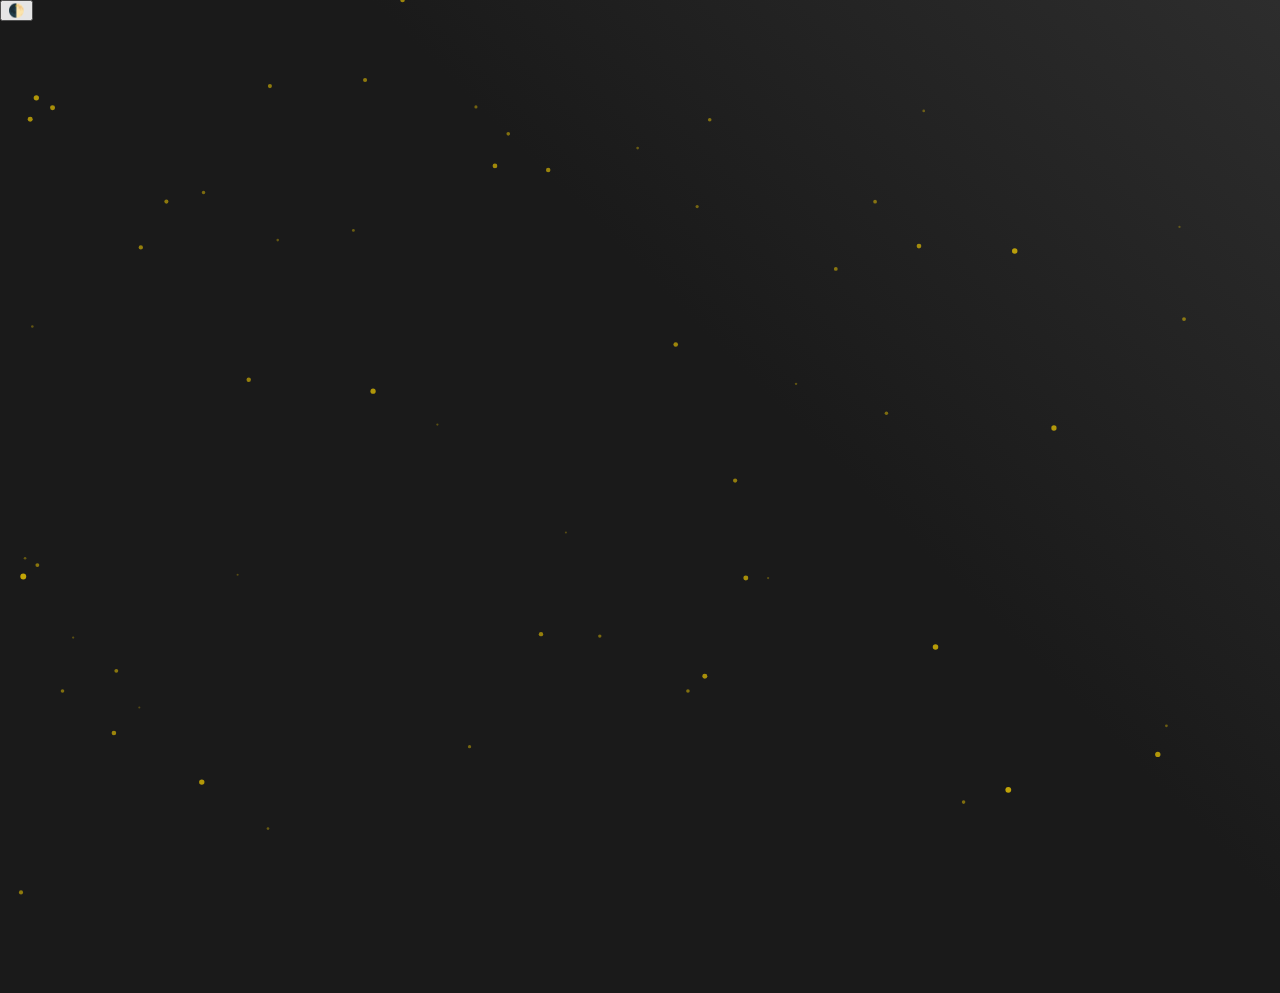
<file: potato/index.html>
<!DOCTYPE html>
<html lang="zh-CN" data-theme="dark">
<head>
    <meta charset="UTF-8">
    <meta name="viewport" content="width=device-width, initial-scale=1.0">
    <title>🎖土豆老师丨三角洲行动王牌代肝服务</title>
    <link rel="stylesheet" href="https://cdnjs.cloudflare.com/ajax/libs/font-awesome/6.5.0/css/all.min.css">
    <link rel="stylesheet" href="style.css">
</head>
<body>
    <div class="loader" id="loader">
        <div class="loader-spinner"></div>
    </div>

    <canvas class="particles-canvas" id="particles"></canvas>

    <button class="theme-toggle" id="themeToggle">🌓</button>

    <main class="main-container">
        <div class="avatar-module">
            <div class="avatar-image"></div>
        </div>

        <h1 class="hero-title">
            三角洲行动王牌代肝指挥官<br>
            🥔土豆老师🥔
        </h1>

        <div class="time-wrapper">
            <div class="time-grid" id="countdownBox">
                <div class="time-card">
                    <div class="time-number" id="days">00</div>
                    <span>天</span>
                </div>
                <div class="time-card">
                    <div class="time-number" id="hours">00</div>
                    <span>时</span>
                </div>
                <div class="time-card">
                    <div class="time-number" id="minutes">00</div>
                    <span>分</span>
                </div>
                <div class="time-card">
                    <div class="time-number" id="seconds">00</div>
                    <span>秒</span>
                </div>
            </div>

            <div class="time-grid" id="durationBox" style="display:none">
                <div class="time-card">
                    <div class="time-number" id="liveDays">0</div>
                    <span>天</span>
                </div>
                <div class="time-card">
                    <div class="time-number" id="liveHours">00</div>
                    <span>时</span>
                </div>
                <div class="time-card">
                    <div class="time-number" id="liveMinutes">00</div>
                    <span>分</span>
                </div>
                <div class="time-card">
                    <div class="time-number" id="liveSeconds">00</div>
                    <span>秒</span>
                </div>
            </div>
        </div>

        <div class="contact-card">
            <h2>🚀 绝密护航行动指南</h2>
            <p>首播时间：2025年2月28日 22:34</p>
            <p>📱 联系方式：
                <button class="icon-btn wechat-btn" id="copyWechat">
                    <i class="fab fa-weixin"></i>
                    点击复制微信
                </button>
            </p>
            <p>🎬 抖音直播间：
                <a href="https://v.douyin.com/i5HW2K1K/" target="_blank" class="icon-btn tiktok-btn">
                    <i class="fab fa-tiktok"></i>
                    进入绝密作战室
                </a>
            </p>
            <p>🔴 直播时段：每日20:00-次日02:00 超长待机护航</p>
            <p class="notice">⚠️ 温馨提示：提前预约代肝服务，享受VIP护航通道！</p>
        </div>

        <div class="friend-links">
            <div class="links-header">
                🔗 友情链接
            </div>
            <ul>
                <li><a href="https://tiantiane0616.github.io/"><i class="fas fa-shield-alt"></i> 网站构建者个人网站</a></li>
                <li><a href="#"><i class="fas fa-trophy"></i> 暂无</a></li>
                <li><a href="#"><i class="fas fa-toolbox"></i> 暂无</a></li>
            </ul>
        </div>

        <div class="copyright">
            <i class="far fa-copyright"></i>
            2025 Tiantiane Copyright
            <br>
            本页面由@天天饿Tiantiane构建
        </div>
    </main>

    <script src="script.js"></script>
</body>
</html>
</file>
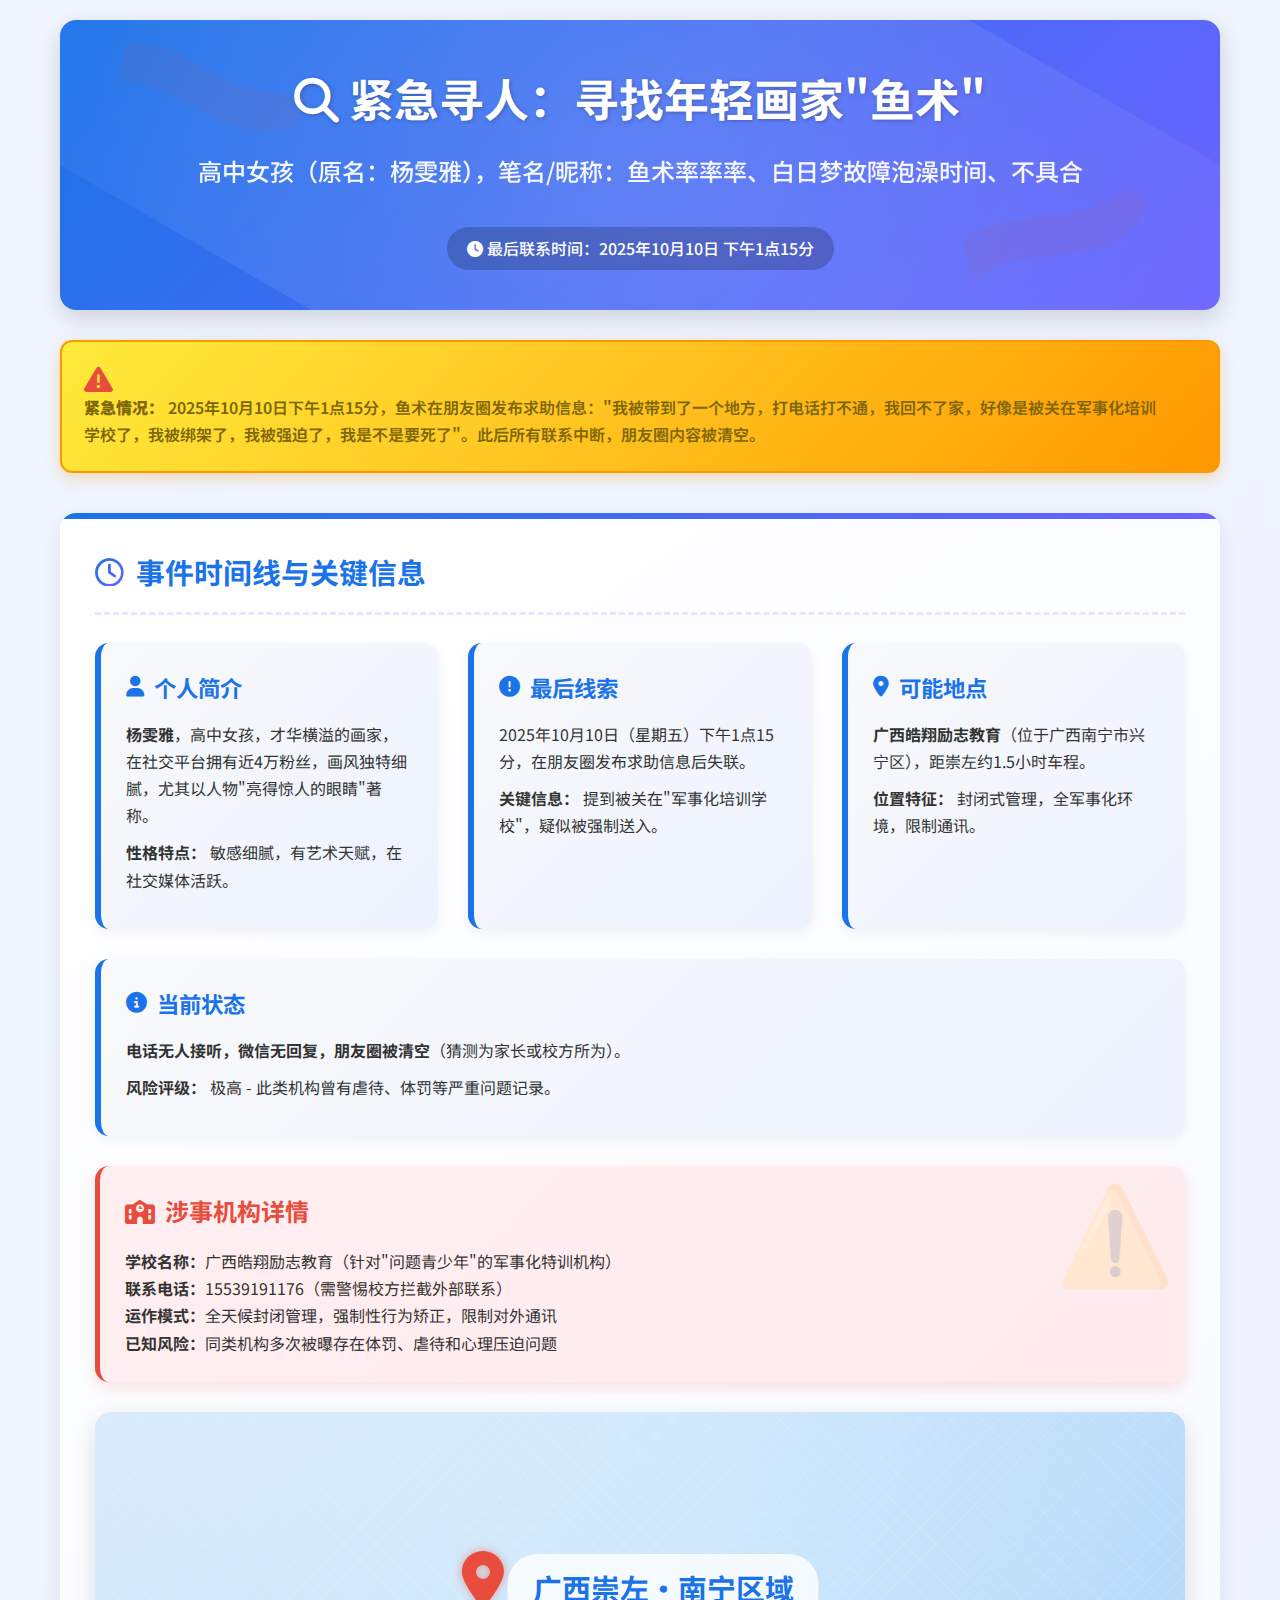
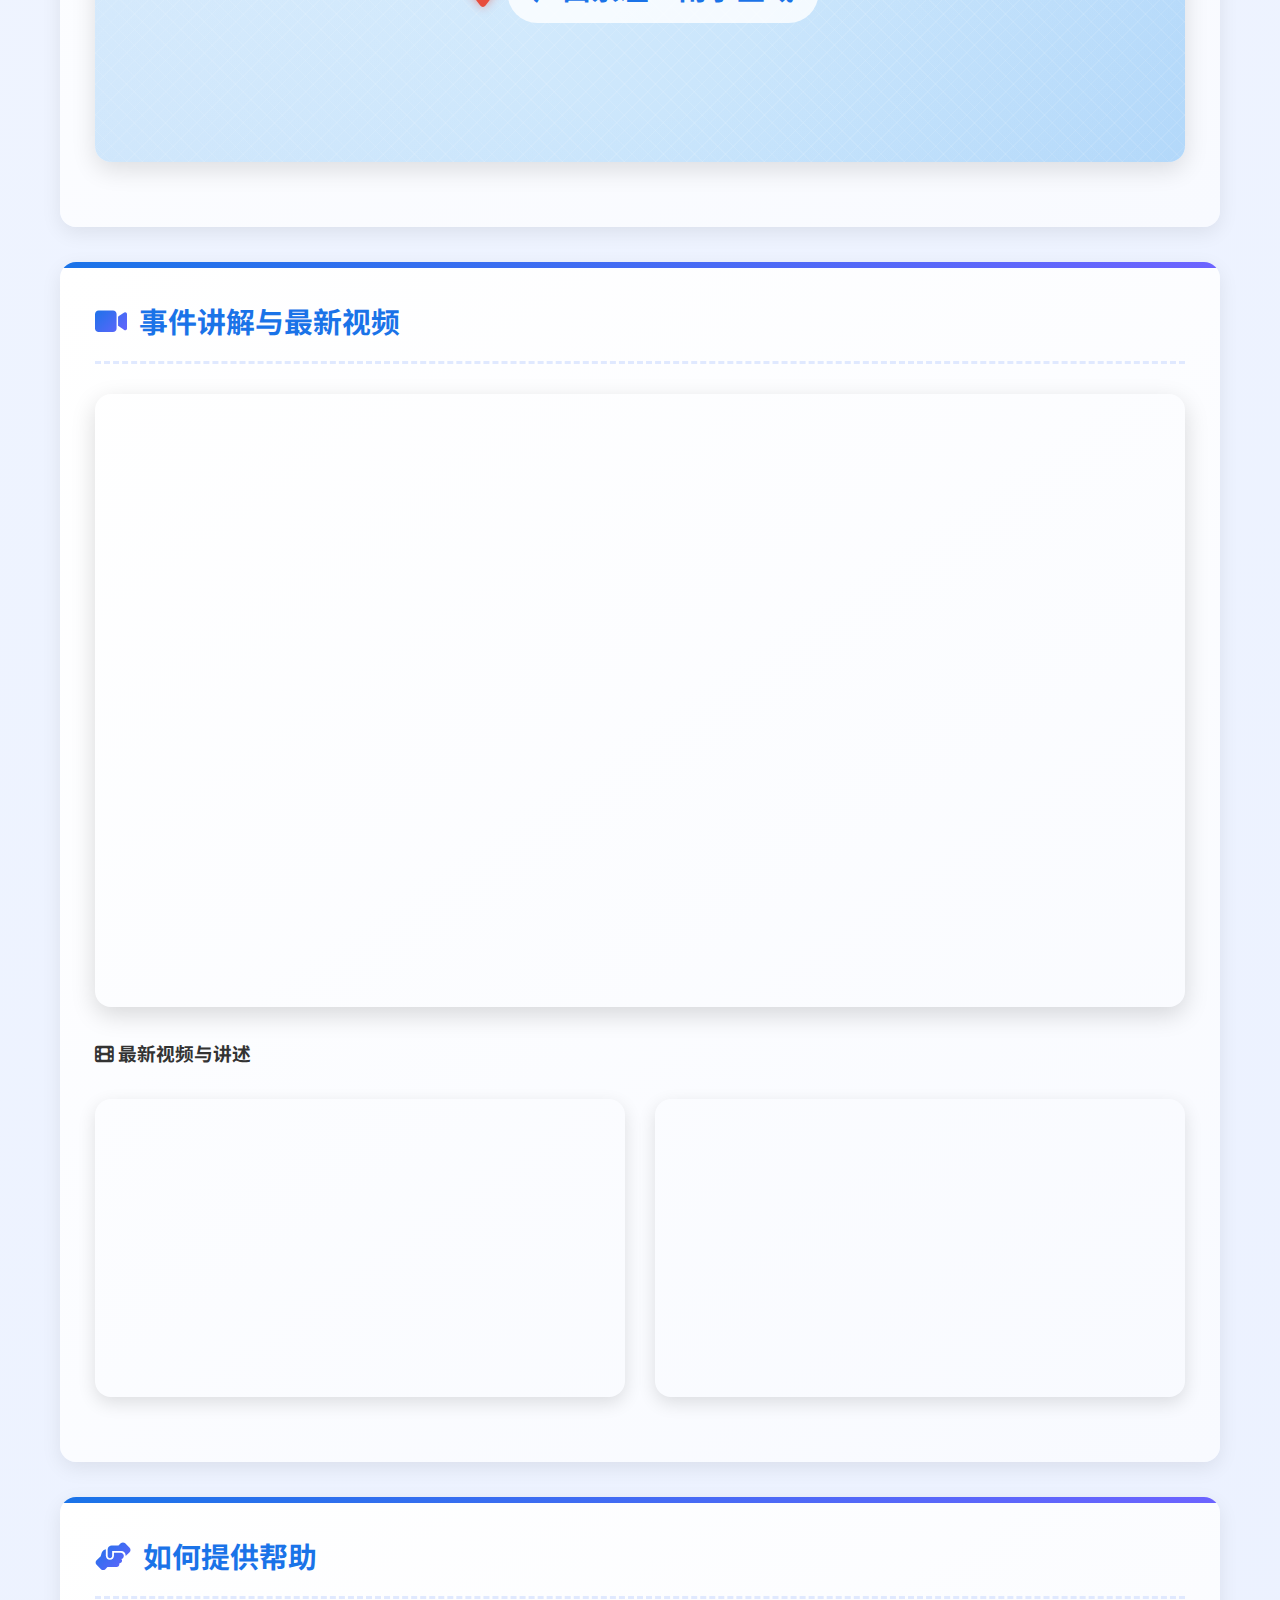
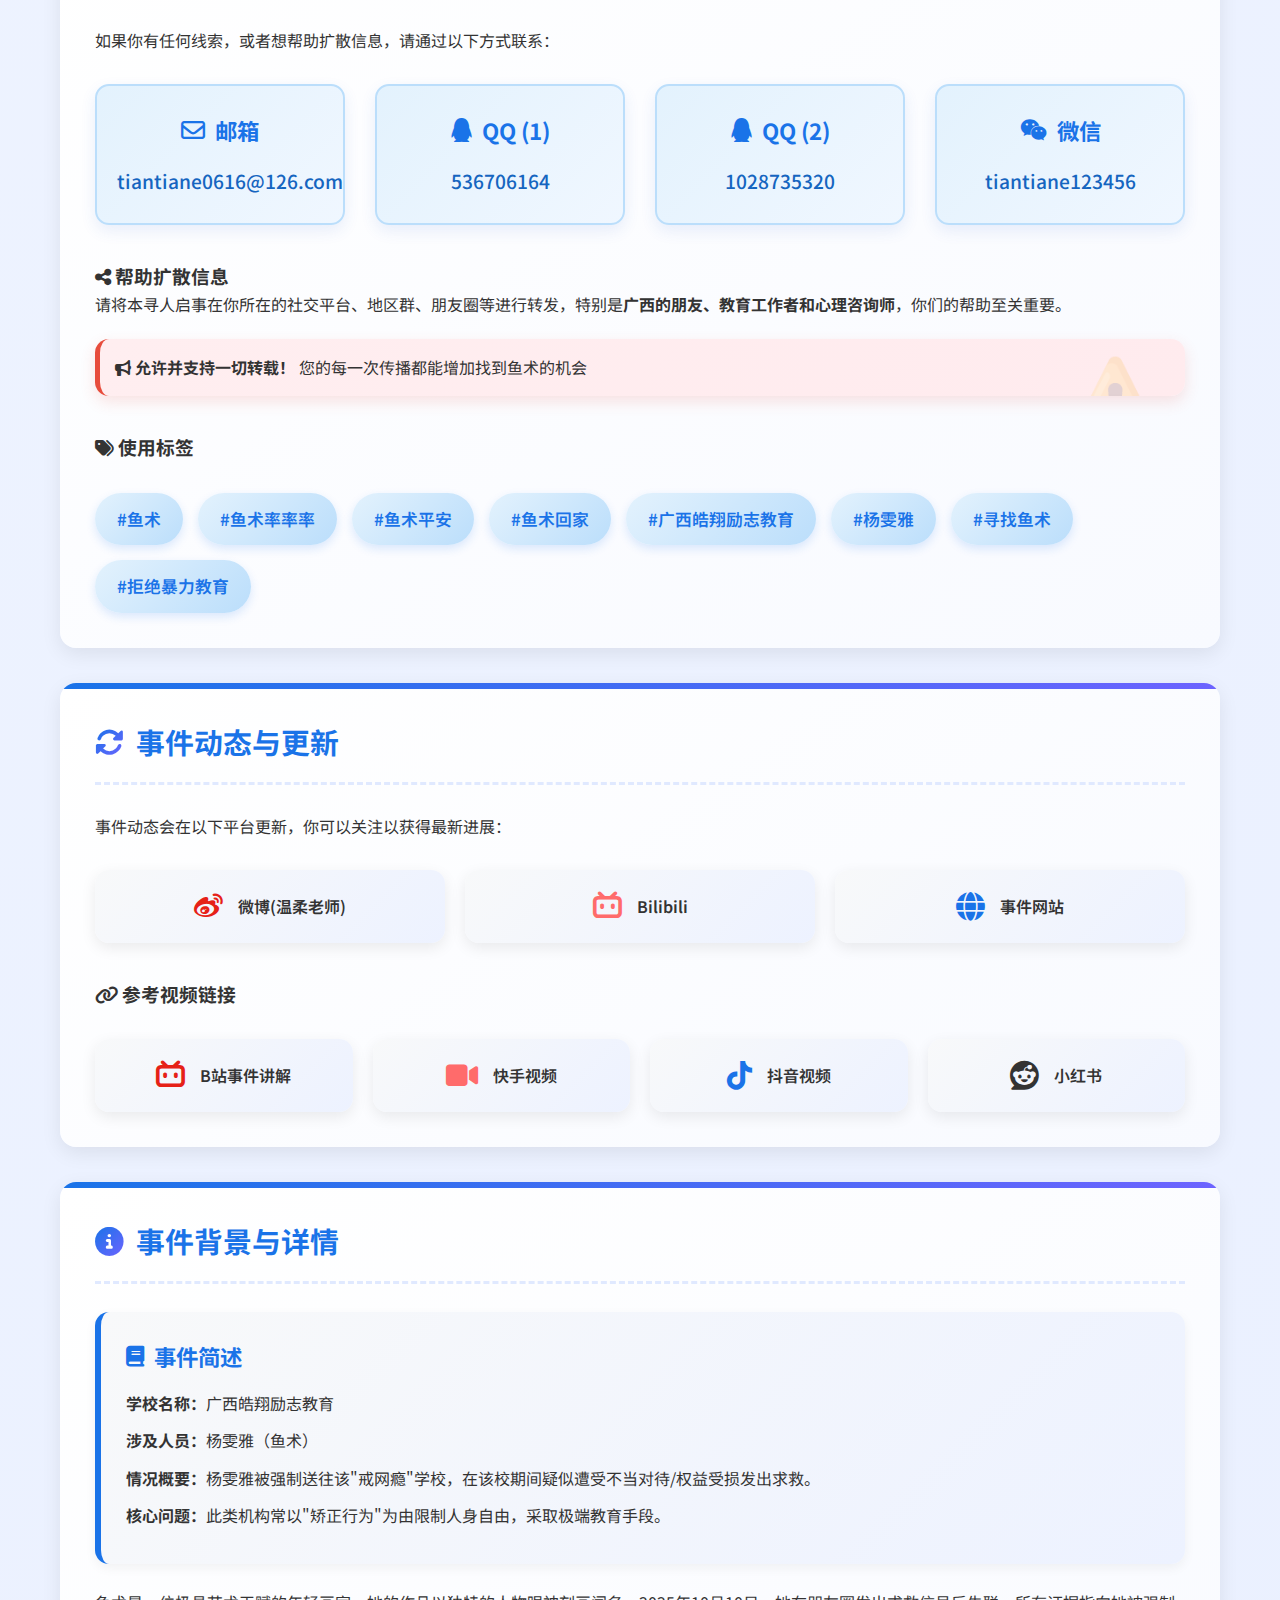
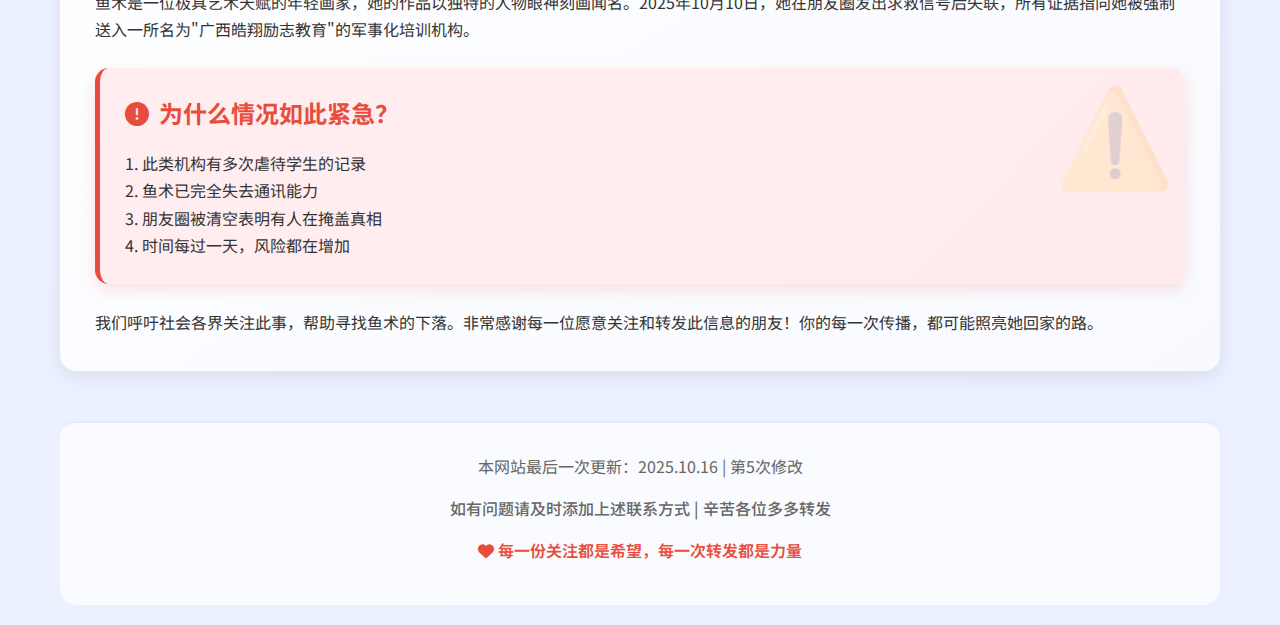
<file: yushu/index.html>
<!DOCTYPE html>
<html lang="zh-CN">
<head>
    <meta charset="UTF-8">
    <meta name="viewport" content="width=device-width, initial-scale=1.0">
    <title>紧急寻人 | 寻找才华横溢的年轻画家"鱼术"</title>
    <link rel="stylesheet" href="https://cdnjs.cloudflare.com/ajax/libs/font-awesome/6.4.0/css/all.min.css">
    <link href="https://fonts.googleapis.com/css2?family=Noto+Sans+SC:wght@400;500;700&display=swap" rel="stylesheet">
    <style>
        * {
            margin: 0;
            padding: 0;
            box-sizing: border-box;
            font-family: 'Noto Sans SC', 'Segoe UI', 'Microsoft YaHei', sans-serif;
        }
        
        body {
            background: linear-gradient(135deg, #f0f5ff 0%, #eaf0ff 100%);
            color: #333;
            line-height: 1.7;
            min-height: 100vh;
        }
        
        .container {
            max-width: 1200px;
            margin: 0 auto;
            padding: 20px;
        }
        
        /* 头部设计 */
        header {
            background: linear-gradient(135deg, #1a73e8, #6c63ff);
            color: white;
            padding: 40px 30px;
            border-radius: 16px;
            margin-bottom: 30px;
            text-align: center;
            box-shadow: 0 8px 25px rgba(0, 0, 0, 0.15);
            position: relative;
            overflow: hidden;
            animation: headerGradient 8s infinite alternate;
        }
        
        @keyframes headerGradient {
            0% { background-position: 0% 50%; }
            100% { background-position: 100% 50%; }
        }
        
        header::before {
            content: "";
            position: absolute;
            top: -50%;
            left: -50%;
            width: 200%;
            height: 200%;
            background: radial-gradient(circle, rgba(255,255,255,0.15) 0%, rgba(255,255,255,0) 70%);
            transform: rotate(30deg);
            animation: rotateBg 30s linear infinite;
        }
        
        @keyframes rotateBg {
            to { transform: rotate(390deg); }
        }
        
        h1 {
            font-size: 2.8rem;
            margin-bottom: 15px;
            text-shadow: 1px 1px 4px rgba(0,0,0,0.25);
            position: relative;
            z-index: 2;
            animation: pulseText 2s infinite;
        }
        
        @keyframes pulseText {
            0%, 100% { transform: scale(1); }
            50% { transform: scale(1.02); }
        }
        
        .subtitle {
            font-size: 1.5rem;
            opacity: 0.95;
            margin-bottom: 20px;
            font-weight: 500;
            position: relative;
            z-index: 2;
        }
        
        .last-contact {
            background: rgba(0,0,0,0.2);
            border-radius: 30px;
            padding: 8px 20px;
            display: inline-block;
            margin-top: 15px;
            font-weight: 500;
            position: relative;
            z-index: 2;
        }
        
        /* 警报框设计 */
        .alert-box {
            background: linear-gradient(135deg, #ffeb3b, #ff9800);
            border: 2px solid #ff9800;
            border-radius: 12px;
            padding: 22px;
            margin-bottom: 40px;
            color: #7d6608;
            font-weight: 600;
            box-shadow: 0 5px 15px rgba(255, 152, 0, 0.3);
            animation: blinkAlert 1.5s infinite;
            position: relative;
            overflow: hidden;
            z-index: 3;
        }
        
        @keyframes blinkAlert {
            0%, 100% { opacity: 1; box-shadow: 0 0 0 0 rgba(255, 152, 0, 0.7); }
            50% { opacity: 0.95; box-shadow: 0 0 0 10px rgba(255, 152, 0, 0); }
        }
        
        .alert-box i {
            margin-right: 12px;
            color: #e74c3c;
            font-size: 1.8rem;
            vertical-align: middle;
            animation: shake 0.8s infinite;
        }
        
        @keyframes shake {
            0%, 100% { transform: translateX(0); }
            25% { transform: translateX(-5px); }
            75% { transform: translateX(5px); }
        }
        
        .alert-content {
            display: inline-block;
            vertical-align: middle;
            width: calc(100% - 40px);
        }
        
        /* 内容区域设计 */
        .section {
            background: linear-gradient(145deg, #ffffff, #f8faff);
            border-radius: 16px;
            padding: 35px;
            margin-bottom: 35px;
            box-shadow: 0 6px 20px rgba(0, 0, 0, 0.08);
            position: relative;
            overflow: hidden;
            transition: all 0.4s ease;
        }
        
        .section:hover {
            transform: translateY(-5px);
            box-shadow: 0 10px 30px rgba(0, 0, 0, 0.12);
        }
        
        .section::after {
            content: "";
            position: absolute;
            top: 0;
            left: 0;
            right: 0;
            height: 6px;
            background: linear-gradient(90deg, #1a73e8, #6c63ff);
            border-radius: 3px 3px 0 0;
        }
        
        h2 {
            color: #1a73e8;
            margin-bottom: 28px;
            padding-bottom: 15px;
            border-bottom: 3px dashed #e0e9ff;
            display: flex;
            align-items: center;
            font-size: 1.8rem;
            position: relative;
        }
        
        h2 i {
            margin-right: 12px;
            background: linear-gradient(135deg, #1a73e8, #6c63ff);
            -webkit-background-clip: text;
            -webkit-text-fill-color: transparent;
            font-size: 1.8rem;
        }
        
        .timeline {
            display: flex;
            flex-wrap: wrap;
            gap: 30px;
        }
        
        .timeline-item {
            flex: 1 1 300px;
            background: linear-gradient(135deg, #f8f9fa, #edf2ff);
            border-radius: 14px;
            padding: 25px;
            border-left: 6px solid #1a73e8;
            transition: all 0.4s ease;
            box-shadow: 0 4px 12px rgba(0,0,0,0.05);
            position: relative;
            overflow: hidden;
        }
        
        .timeline-item:hover {
            transform: translateY(-8px);
            box-shadow: 0 12px 25px rgba(0, 0, 0, 0.12);
            border-left-color: #ff6b6b;
        }
        
        .timeline-item h3 {
            color: #1a73e8;
            margin-bottom: 15px;
            display: flex;
            align-items: center;
            font-size: 1.4rem;
        }
        
        .timeline-item h3 i {
            margin-right: 10px;
            font-size: 1.3rem;
        }
        
        .timeline-item p {
            margin-bottom: 10px;
            position: relative;
            z-index: 2;
        }
        
        /* 重要信息卡片 */
        .important-note {
            background: linear-gradient(135deg, #ffeef0, #ffebee);
            border-radius: 14px;
            padding: 25px;
            margin: 30px 0;
            border-left: 5px solid #e74c3c;
            box-shadow: 0 6px 15px rgba(231, 76, 60, 0.15);
            position: relative;
            overflow: hidden;
        }
        
        .important-note::before {
            content: "⚠️";
            position: absolute;
            top: -20px;
            right: 10px;
            font-size: 6rem;
            opacity: 0.15;
            z-index: 1;
        }
        
        .important-note h3 {
            color: #e74c3c;
            margin-bottom: 16px;
            display: flex;
            align-items: center;
            font-size: 1.5rem;
        }
        
        .important-note h3 i {
            margin-right: 10px;
        }
        
        /* 联系方式网格 */
        .contact-grid {
            display: grid;
            grid-template-columns: repeat(auto-fit, minmax(250px, 1fr));
            gap: 30px;
            margin-top: 30px;
        }
        
        .contact-card {
            background: linear-gradient(135deg, #e3f2fd, #f0f7ff);
            border-radius: 14px;
            padding: 25px 20px;
            text-align: center;
            transition: all 0.4s ease;
            border: 2px solid #bbdefb;
            box-shadow: 0 6px 15px rgba(51, 102, 204, 0.1);
            position: relative;
            overflow: hidden;
        }
        
        .contact-card:hover {
            transform: translateY(-8px);
            box-shadow: 0 12px 25px rgba(51, 102, 204, 0.2);
            background: linear-gradient(135deg, #bbdefb, #e3f2fd);
        }
        
        .contact-card h3 {
            margin-bottom: 16px;
            color: #1a73e8;
            display: flex;
            align-items: center;
            justify-content: center;
            font-size: 1.4rem;
        }
        
        .contact-card h3 i {
            margin-right: 10px;
            font-size: 1.5rem;
        }
        
        .contact-card p {
            font-size: 1.2rem;
            font-weight: 500;
            color: #1565c0;
        }
        
        /* 视频区域 */
        .video-container {
            position: relative;
            width: 100%;
            padding-bottom: 56.25%; /* 16:9 aspect ratio */
            height: 0;
            margin: 30px 0;
            border-radius: 16px;
            overflow: hidden;
            box-shadow: 0 8px 25px rgba(0, 0, 0, 0.15);
            transition: all 0.4s ease;
        }
        
        .video-container:hover {
            box-shadow: 0 12px 35px rgba(0, 0, 0, 0.25);
            transform: translateY(-3px);
        }
        
        .video-container iframe {
            position: absolute;
            top: 0;
            left: 0;
            width: 100%;
            height: 100%;
            border: none;
        }
        
        .video-grid {
            display: grid;
            grid-template-columns: repeat(auto-fit, minmax(400px, 1fr));
            gap: 30px;
            margin: 30px 0;
        }
        
        .video-grid-item {
            position: relative;
            width: 100%;
            padding-bottom: 56.25%; /* 16:9 aspect ratio */
            height: 0;
            border-radius: 16px;
            overflow: hidden;
            box-shadow: 0 6px 18px rgba(0, 0, 0, 0.12);
            transition: all 0.4s ease;
        }
        
        .video-grid-item:hover {
            transform: translateY(-5px);
            box-shadow: 0 12px 30px rgba(0, 0, 0, 0.2);
        }
        
        .video-grid-item iframe {
            position: absolute;
            top: 0;
            left: 0;
            width: 100%;
            height: 100%;
            border: none;
        }
        
        /* 标签区域 */
        .hashtags {
            display: flex;
            flex-wrap: wrap;
            gap: 15px;
            margin-top: 30px;
        }
        
        .hashtag {
            background: linear-gradient(135deg, #e3f2fd, #bbdefb);
            color: #1a73e8;
            padding: 12px 22px;
            border-radius: 30px;
            font-size: 1.05rem;
            font-weight: 600;
            transition: all 0.3s ease;
            box-shadow: 0 4px 10px rgba(26, 115, 232, 0.15);
        }
        
        .hashtag:hover {
            transform: translateY(-3px) scale(1.05);
            box-shadow: 0 8px 20px rgba(26, 115, 232, 0.25);
            background: linear-gradient(135deg, #bbdefb, #90caf9);
        }
        
        /* 社交链接 */
        .social-links {
            display: grid;
            grid-template-columns: repeat(auto-fit, minmax(250px, 1fr));
            gap: 20px;
            margin-top: 30px;
        }
        
        .social-link {
            background: linear-gradient(135deg, #f8f9fa, #edf2ff);
            border-radius: 14px;
            padding: 22px 20px;
            text-align: center;
            text-decoration: none;
            color: #333;
            transition: all 0.4s ease;
            display: flex;
            align-items: center;
            justify-content: center;
            gap: 15px;
            font-weight: 600;
            box-shadow: 0 5px 15px rgba(0, 0, 0, 0.08);
            position: relative;
            overflow: hidden;
        }
        
        .social-link::before {
            content: "";
            position: absolute;
            top: 0;
            left: 0;
            width: 100%;
            height: 0;
            background: rgba(26, 115, 232, 0.1);
            transition: all 0.4s ease;
            z-index: 1;
        }
        
        .social-link:hover {
            background: linear-gradient(135deg, #edf2ff, #e3f2fd);
            transform: translateY(-7px);
            box-shadow: 0 12px 25px rgba(51, 102, 204, 0.2);
        }
        
        .social-link:hover::before {
            height: 100%;
        }
        
        .social-link i {
            font-size: 1.8rem;
            z-index: 2;
        }
        
        .social-link span {
            z-index: 2;
        }
        
        .social-link:nth-child(1) i { color: #e62117; } /* B站 */
        .social-link:nth-child(2) i { color: #ff6b6b; } /* 微博 */
        .social-link:nth-child(3) i { color: #1a73e8; } /* 网站 */
        
        /* 地图区域 */
        .location-map {
            width: 100%;
            height: 350px;
            background: linear-gradient(135deg, #e3f2fd, #bbdefb);
            border-radius: 16px;
            margin: 30px 0;
            position: relative;
            overflow: hidden;
            box-shadow: 0 8px 25px rgba(0, 0, 0, 0.12);
            display: flex;
            align-items: center;
            justify-content: center;
        }
        
        .map-marker {
            position: absolute;
            top: 50%;
            left: 50%;
            transform: translate(-50%, -50%);
            text-align: center;
            z-index: 3;
        }
        
        .map-marker i {
            font-size: 3.5rem;
            color: #e74c3c;
            margin-bottom: 15px;
            animation: pulse 2s infinite;
            text-shadow: 0 0 10px rgba(231, 76, 60, 0.5);
        }
        
        @keyframes pulse {
            0% { transform: scale(1); opacity: 0.9; }
            50% { transform: scale(1.2); opacity: 1; }
            100% { transform: scale(1); opacity: 0.9; }
        }
        
        .map-marker h3 {
            color: #1a73e8;
            font-size: 1.8rem;
            font-weight: 700;
            background: rgba(255,255,255,0.8);
            padding: 10px 25px;
            border-radius: 30px;
            display: inline-block;
        }
        
        .map-overlay {
            position: absolute;
            top: 0;
            left: 0;
            width: 100%;
            height: 100%;
            background: 
                radial-gradient(circle at 50% 50%, transparent 20%, rgba(27, 109, 232, 0.05) 100%),
                repeating-linear-gradient(
                    45deg,
                    rgba(255,255,255,0.1) 0px,
                    rgba(255,255,255,0.1) 1px,
                    transparent 1px,
                    transparent 11px
                ),
                repeating-linear-gradient(
                    -45deg,
                    rgba(255,255,255,0.1) 0px,
                    rgba(255,255,255,0.1) 1px,
                    transparent 1px,
                    transparent 11px
                );
            pointer-events: none;
        }
        
        /* 页脚设计 */
        footer {
            text-align: center;
            margin-top: 50px;
            padding: 30px 0;
            border-top: 2px solid #e0e9ff;
            color: #666;
            font-size: 1rem;
            background: rgba(255,255,255,0.7);
            border-radius: 16px;
        }
        
        footer p {
            margin-bottom: 10px;
        }
        
        /* 响应式设计 */
        @media (max-width: 768px) {
            h1 {
                font-size: 2rem;
            }
            
            .subtitle {
                font-size: 1.2rem;
            }
            
            .section {
                padding: 25px 20px;
            }
            
            .timeline {
                flex-direction: column;
            }
            
            .video-grid {
                grid-template-columns: 1fr;
            }
            
            .contact-grid {
                grid-template-columns: 1fr;
            }
            
            .social-links {
                grid-template-columns: 1fr;
            }
            
            .location-map {
                height: 250px;
            }
        }
        
        /* 艺术画笔装饰 */
        .brush-stroke {
            position: absolute;
            width: 200px;
            height: 80px;
            background: url('data:image/svg+xml;utf8,<svg xmlns="http://www.w3.org/2000/svg" viewBox="0 0 200 80"><path fill="rgba(231,76,60,0.1)" d="M0,20 C50,0 100,40 150,30 C200,20 200,60 150,70 C100,80 50,40 0,60 Z"/></svg>');
            z-index: 1;
            opacity: 0.7;
        }
        
        .brush-1 { top: 10%; left: 5%; transform: rotate(15deg); }
        .brush-2 { bottom: 15%; right: 5%; transform: rotate(-20deg); }
    </style>
</head>
<body>
    <div class="container">
        <header>
            <div class="brush-stroke brush-1"></div>
            <div class="brush-stroke brush-2"></div>
            <h1><i class="fas fa-search"></i> 紧急寻人：寻找年轻画家"鱼术"</h1>
            <p class="subtitle">高中女孩（原名：杨雯雅），笔名/昵称：鱼术率率率、白日梦故障泡澡时间、不具合</p>
            <div class="last-contact">
                <i class="fas fa-clock"></i> 最后联系时间：2025年10月10日 下午1点15分
            </div>
        </header>
        
        <div class="alert-box">
            <i class="fas fa-exclamation-triangle"></i>
            <div class="alert-content">
                <strong>紧急情况：</strong> 2025年10月10日下午1点15分，鱼术在朋友圈发布求助信息："我被带到了一个地方，打电话打不通，我回不了家，好像是被关在军事化培训学校了，我被绑架了，我被强迫了，我是不是要死了"。此后所有联系中断，朋友圈内容被清空。
            </div>
        </div>
        
        <div class="section">
            <h2><i class="far fa-clock"></i> 事件时间线与关键信息</h2>
            <div class="timeline">
                <div class="timeline-item">
                    <h3><i class="fas fa-user"></i> 个人简介</h3>
                    <p><strong>杨雯雅</strong>，高中女孩，才华横溢的画家，在社交平台拥有近4万粉丝，画风独特细腻，尤其以人物"亮得惊人的眼睛"著称。</p>
                    <p><strong>性格特点：</strong> 敏感细腻，有艺术天赋，在社交媒体活跃。</p>
                </div>
                <div class="timeline-item">
                    <h3><i class="fas fa-exclamation-circle"></i> 最后线索</h3>
                    <p>2025年10月10日（星期五）下午1点15分，在朋友圈发布求助信息后失联。</p>
                    <p><strong>关键信息：</strong> 提到被关在"军事化培训学校"，疑似被强制送入。</p>
                </div>
                <div class="timeline-item">
                    <h3><i class="fas fa-map-marker-alt"></i> 可能地点</h3>
                    <p><strong>广西皓翔励志教育</strong>（位于广西南宁市兴宁区），距崇左约1.5小时车程。</p>
                    <p><strong>位置特征：</strong> 封闭式管理，全军事化环境，限制通讯。</p>
                </div>
                <div class="timeline-item">
                    <h3><i class="fas fa-info-circle"></i> 当前状态</h3>
                    <p><strong>电话无人接听，微信无回复，朋友圈被清空</strong>（猜测为家长或校方所为）。</p>
                    <p><strong>风险评级：</strong> 极高 - 此类机构曾有虐待、体罚等严重问题记录。</p>
                </div>
            </div>
            
            <div class="important-note">
                <h3><i class="fas fa-school"></i> 涉事机构详情</h3>
                <p><strong>学校名称：</strong>广西皓翔励志教育（针对"问题青少年"的军事化特训机构）</p>
                <p><strong>联系电话：</strong>15539191176（需警惕校方拦截外部联系）</p>
                <p><strong>运作模式：</strong>全天候封闭管理，强制性行为矫正，限制对外通讯</p>
                <p><strong>已知风险：</strong>同类机构多次被曝存在体罚、虐待和心理压迫问题</p>
            </div>
            
            <div class="location-map">
                <div class="map-overlay"></div>
                <div class="map-marker">
                    <i class="fas fa-map-marker-alt"></i>
                    <h3>广西崇左·南宁区域</h3>
                </div>
            </div>
        </div>
        
        <div class="section">
            <h2><i class="fas fa-video"></i> 事件讲解与最新视频</h2>
            
            <div class="video-container">
                <iframe src="//player.bilibili.com/player.html?isOutside=true&aid=115362016270238&bvid=BV1df4GzyEKu&cid=33023723708&p=1" scrolling="no" border="0" frameborder="no" framespacing="0" allowfullscreen="true"></iframe>
            </div>
            
            <h3 style="margin-top: 25px;"><i class="fas fa-film"></i> 最新视频与讲述</h3>
            <div class="video-grid">
                <div class="video-grid-item">
                    <iframe src="//player.bilibili.com/player.html?isOutside=true&aid=115399832113805&bvid=BV1XgsAzzEj4&cid=33208798200&p=1" scrolling="no" border="0" frameborder="no" framespacing="0" allowfullscreen="true"></iframe>
                </div>
                <div class="video-grid-item">
                    <iframe src="//player.bilibili.com/player.html?isOutside=true&aid=115393524011072&bvid=BV1jeWsz6EYX&cid=33174850613&p=1" scrolling="no" border="0" frameborder="no" framespacing="0" allowfullscreen="true"></iframe>
                </div>
            </div>
        </div>
        
        <div class="section">
            <h2><i class="fas fa-hands-helping"></i> 如何提供帮助</h2>
            <p>如果你有任何线索，或者想帮助扩散信息，请通过以下方式联系：</p>
            
            <div class="contact-grid">
                <div class="contact-card">
                    <h3><i class="far fa-envelope"></i> 邮箱</h3>
                    <p>tiantiane0616@126.com</p>
                </div>
                <div class="contact-card">
                    <h3><i class="fab fa-qq"></i> QQ (1)</h3>
                    <p>536706164</p>
                </div>
                <div class="contact-card">
                    <h3><i class="fab fa-qq"></i> QQ (2)</h3>
                    <p>1028735320</p>
                </div>
                <div class="contact-card">
                    <h3><i class="fab fa-weixin"></i> 微信</h3>
                    <p>tiantiane123456</p>
                </div>
            </div>
            
            <h3 style="margin-top: 35px;"><i class="fas fa-share-alt"></i> 帮助扩散信息</h3>
            <p>请将本寻人启事在你所在的社交平台、地区群、朋友圈等进行转发，特别是<strong>广西的朋友、教育工作者和心理咨询师</strong>，你们的帮助至关重要。</p>
            <p class="important-note" style="margin-top: 20px; padding: 15px;">
                <i class="fas fa-bullhorn"></i> <strong>允许并支持一切转载！</strong> 您的每一次传播都能增加找到鱼术的机会
            </p>
            
            <h3 style="margin-top: 35px;"><i class="fas fa-tags"></i> 使用标签</h3>
            <div class="hashtags">
                <span class="hashtag">#鱼术</span>
                <span class="hashtag">#鱼术率率率</span>
                <span class="hashtag">#鱼术平安</span>
                <span class="hashtag">#鱼术回家</span>
                <span class="hashtag">#广西皓翔励志教育</span>
                <span class="hashtag">#杨雯雅</span>
                <span class="hashtag">#寻找鱼术</span>
                <span class="hashtag">#拒绝暴力教育</span>
            </div>
        </div>
        
        <div class="section">
            <h2><i class="fas fa-sync-alt"></i> 事件动态与更新</h2>
            <p>事件动态会在以下平台更新，你可以关注以获得最新进展：</p>
            
            <div class="social-links">
                <a href="https://weibo.com/5346905169/5220929036615767" class="social-link" target="_blank">
                    <i class="fab fa-weibo"></i>
                    <span>微博(温柔老师)</span>
                </a>
                <a href="https://b23.tv/TI92n2s" class="social-link" target="_blank">
                    <i class="fab fa-bilibili"></i>
                    <span>Bilibili</span>
                </a>
                <a href="https://tiantiane0616.github.io/yushu" class="social-link" target="_blank">
                    <i class="fas fa-globe"></i>
                    <span>事件网站</span>
                </a>
            </div>
            
            <h3 style="margin-top: 35px;"><i class="fas fa-link"></i> 参考视频链接</h3>
            <div class="social-links">
                <a href="https://b23.tv/TfrVc5H" class="social-link" target="_blank">
                    <i class="fab fa-bilibili"></i>
                    <span>B站事件讲解</span>
                </a>
                <a href="https://v.kuaishou.com/nmb1Zh5Y" class="social-link" target="_blank">
                    <i class="fas fa-video"></i>
                    <span>快手视频</span>
                </a>
                <a href="https://v.douyin.com/AmDf3LnAMv0/" class="social-link" target="_blank">
                    <i class="fab fa-tiktok"></i>
                    <span>抖音视频</span>
                </a>
                <a href="http://xhslink.com/o/7yJsxqExE38" class="social-link" target="_blank">
                    <i class="fab fa-reddit"></i>
                    <span>小红书</span>
                </a>
            </div>
        </div>
        
        <div class="section">
            <h2><i class="fas fa-info-circle"></i> 事件背景与详情</h2>
            
            <div class="timeline-item" style="margin-bottom: 25px;">
                <h3><i class="fas fa-book"></i> 事件简述</h3>
                <p><strong>学校名称：</strong>广西皓翔励志教育</p>
                <p><strong>涉及人员：</strong>杨雯雅（鱼术）</p>
                <p><strong>情况概要：</strong>杨雯雅被强制送往该"戒网瘾"学校，在该校期间疑似遭受不当对待/权益受损发出求救。</p>
                <p><strong>核心问题：</strong>此类机构常以"矫正行为"为由限制人身自由，采取极端教育手段。</p>
            </div>
            
            <p>鱼术是一位极具艺术天赋的年轻画家，她的作品以独特的人物眼神刻画闻名。2025年10月10日，她在朋友圈发出求救信号后失联，所有证据指向她被强制送入一所名为"广西皓翔励志教育"的军事化培训机构。</p>
            
            <div class="important-note" style="margin: 25px 0;">
                <h3><i class="fas fa-exclamation-circle"></i> 为什么情况如此紧急？</h3>
                <p>1. 此类机构有多次虐待学生的记录</p>
                <p>2. 鱼术已完全失去通讯能力</p>
                <p>3. 朋友圈被清空表明有人在掩盖真相</p>
                <p>4. 时间每过一天，风险都在增加</p>
            </div>
            
            <p>我们呼吁社会各界关注此事，帮助寻找鱼术的下落。非常感谢每一位愿意关注和转发此信息的朋友！你的每一次传播，都可能照亮她回家的路。</p>
        </div>
        
        <footer>
            <p>本网站最后一次更新：2025.10.16 | 第5次修改</p>
            <p style="margin-top: 15px; font-weight: 500;">如有问题请及时添加上述联系方式 | 辛苦各位多多转发</p>
            <p style="margin-top: 15px; color: #e74c3c; font-weight: 600;">
                <i class="fas fa-heart"></i> 每一份关注都是希望，每一次转发都是力量
            </p>
        </footer>
    </div>

    <script>
        document.addEventListener('DOMContentLoaded', function() {
            // 添加闪烁警报效果
            const alertBox = document.querySelector('.alert-box');
            setInterval(() => {
                alertBox.classList.toggle('alert-pulse');
            }, 1500);
            
            // 添加时间线项目交互效果
            const timelineItems = document.querySelectorAll('.timeline-item');
            timelineItems.forEach(item => {
                item.addEventListener('click', function() {
                    this.style.transform = 'scale(0.98)';
                    setTimeout(() => {
                        this.style.transform = '';
                    }, 300);
                });
            });
            
            // 添加页面加载动画
            const sections = document.querySelectorAll('.section');
            sections.forEach((section, index) => {
                section.style.opacity = '0';
                section.style.transform = 'translateY(30px)';
                
                setTimeout(() => {
                    section.style.transition = 'all 0.7s cubic-bezier(0.22, 0.61, 0.36, 1)';
                    section.style.opacity = '1';
                    section.style.transform = 'translateY(0)';
                }, 300 + (index * 200));
            });
        });
    </script>
</body>
</html>
</file>
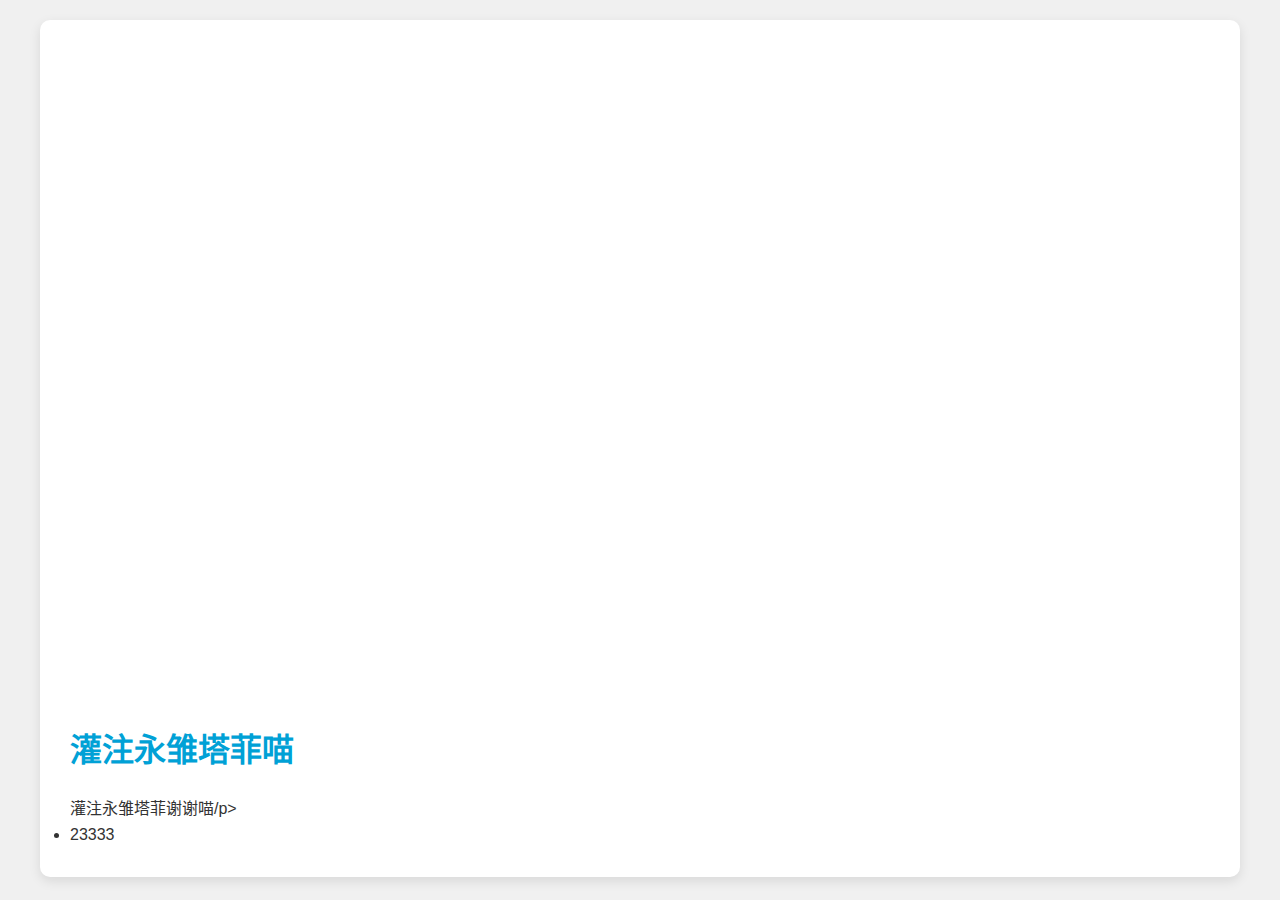
<file: test/taffy/index.html>
<!DOCTYPE html>
<html lang="zh-CN">
<head>
    <meta charset="UTF-8">
    <meta name="viewport" content="width=device-width, initial-scale=1.0">
    <title>测试</title>
    <style>
        /* 基础样式 */
        * {
            margin: 0;
            padding: 0;
            box-sizing: border-box;
        }

        body {
            font-family: Arial, sans-serif;
            background-color: #f0f0f0;
            padding: 20px;
        }

        /* 视频容器 */
        .video-container {
            max-width: 1200px;
            margin: 0 auto;
            background: #fff;
            border-radius: 10px;
            box-shadow: 0 4px 12px rgba(0,0,0,0.1);
            overflow: hidden;
        }

        /* 自适应视频比例 */
        .video-wrapper {
            position: relative;
            padding-top: 56.25%; /* 16:9 比例 */
        }

        iframe {
            position: absolute;
            top: 0;
            left: 0;
            width: 100%;
            height: 100%;
            border: none;
        }

        /* 下方内容区域 */
        .content {
            padding: 30px;
            line-height: 1.6;
            color: #333;
        }

        h1 {
            margin-bottom: 20px;
            color: #00a1d6; /* B站主题色 */
        }

        @media (max-width: 768px) {
            .content {
                padding: 20px;
            }
        }
    </style>
</head>
<body>
    <div class="video-container">
        <div class="video-wrapper">
            <!-- 优化后的B站视频嵌入代码 -->
            <iframe src="https://player.bilibili.com/player.html?isOutside=true&aid=114114881916549&bvid=BV1ezRAYLEyq&cid=28722464663&p=1&high_quality=1&danmaku=0&autoplay=0" width="100%" height="80" scrolling="no" frameborder="no"></iframe>
            
        </div>
        
     
        
        <div class="content">
            <h1>灌注永雏塔菲喵</h1>
            <p>灌注永雏塔菲谢谢喵/p>
            <ul>
                <li>23333</li>
            </ul>
        </div>
    </div>
</body>
</html>
</file>
<file: potato/style.css>
:root {
    --bg-primary: #1a1a1a;
    --bg-secondary: #2d2d2d;
    --text-primary: #ffffff;
    --accent-gold: #FFD700;
    --accent-blue: #00B4D8;
    --border-color: rgba(255,255,255,0.1);
    --transition-base: 0.3s cubic-bezier(0.4, 0, 0.2, 1);
}

[data-theme="light"] {
    --bg-primary: #f5f5f5;
    --bg-secondary: #ffffff;
    --text-primary: #333333;
    --border-color: rgba(0,0,0,0.1);
}

body {
    min-height: 100vh;
    margin: 0;
    background: linear-gradient(45deg, 
        var(--bg-primary) 60%, 
        var(--bg-secondary));
    color: var(--text-primary);
    font-family: 'Noto Sans SC', sans-serif;
    transition: var(--transition-base);
    overflow-x: hidden;
}

.loader {
    position: fixed;
    inset: 0;
    background: var(--bg-primary);
    display: grid;
    place-items: center;
    z-index: 9999;
    opacity: 1;
    transition: opacity 0.5s;
}

.loader-spinner {
    width: 50px;
    height: 50px;
    border: 3px solid var(--accent-gold);
    border-top-color: transparent;
    border-radius: 50%;
    animation: spin 1s linear infinite;
}

.particles-canvas {
    position: fixed;
    top: 0;
    left: 0;
    z-index: 0;
    pointer-events: none;
}

.main-container {
    position: relative;
    z-index: 10;
    max-width: 1280px;
    margin: 0 auto;
    padding: 2rem 1.5rem;
    opacity: 0;
    animation: fadeIn 1s 0.5s forwards;
}

.avatar-module {
    width: 160px;
    height: 160px;
    margin: 0 auto 1.5rem;
    filter: drop-shadow(0 0 16px var(--accent-gold));
    animation: float 6s ease-in-out infinite;
}

.avatar-image {
    width: 100%;
    height: 100%;
    border-radius: 50%;
    border: 3px solid var(--accent-gold);
    background: #fff url('td.png') center/cover;
    clip-path: polygon(50% 0%, 100% 25%, 100% 75%, 50% 100%, 0% 75%, 0% 25%);
}

.hero-title {
    text-align: center;
    margin: 0 0 2rem;
    font-family: 'Black Han Sans', sans-serif;
    background: linear-gradient(120deg, 
        var(--accent-gold) 30%, 
        var(--accent-blue) 70%);
    -webkit-background-clip: text;
    background-clip: text;
    color: transparent;
    line-height: 1.3;
    animation: titleGlow 2s ease-in-out infinite;
}

.time-wrapper {
    margin-bottom: 2rem;
}

.time-grid {
    display: grid;
    grid-template-columns: repeat(4, 1fr);
    gap: 1rem;
}

.time-card {
    padding: 1.5rem;
    background: rgba(0,0,0,0.15);
    border-radius: 16px;
    backdrop-filter: blur(8px);
    text-align: center;
    transition: var(--transition-base);
    border: 1px solid var(--border-color);
}

.time-number {
    font-size: 2rem;
    font-weight: 700;
    color: var(--accent-gold);
    margin-bottom: 0.5rem;
}

.contact-card {
    background: rgba(255,255,255,0.05);
    border-radius: 16px;
    padding: 2rem;
    margin-bottom: 2rem;
    backdrop-filter: blur(12px);
    border: 1px solid var(--border-color);
}

.icon-btn {
    padding: 12px 24px;
    border-radius: 28px;
    border: none;
    cursor: pointer;
    display: inline-flex;
    align-items: center;
    gap: 8px;
    transition: var(--transition-base);
    transform: translateZ(0);
}

.wechat-btn {
    background: linear-gradient(45deg, #09d469, #0abf53);
    color: white;
}

.tiktok-btn {
    background: linear-gradient(45deg, #FE2C55, #FF0050);
    color: white;
    text-decoration: none;
}

.friend-links {
    position: fixed;
    left: -200px;
    bottom: 30px;
    width: 240px;
    background: rgba(0,180,216,0.1);
    border-radius: 0 12px 12px 0;
    transition: left 0.5s ease;
    backdrop-filter: blur(10px);
    border: 1px solid var(--border-color);
    padding: 1rem;
}

.friend-links:hover {
    left: 0;
}

.copyright {
    position: fixed;
    bottom: 20px;
    right: 20px;
    padding: 8px 16px;
    background: rgba(0,0,0,0.2);
    border-radius: 12px;
    backdrop-filter: blur(5px);
    font-size: 0.9em;
}

@keyframes spin {
    100% { transform: rotate(360deg); }
}

@keyframes float {
    0%, 100% { transform: translateY(0); }
    50% { transform: translateY(-12px); }
}

@keyframes titleGlow {
    50% { text-shadow: 0 0 20px rgba(255,215,0,0.8); }
}

@keyframes fadeIn {
    to { opacity: 1; }
}

@media (max-width: 768px) {
    .time-grid {
        grid-template-columns: repeat(2, 1fr);
    }
    
    .hero-title {
        font-size: 1.75rem;
    }
    
    .contact-card {
        padding: 1.5rem;
    }
}
</file>
